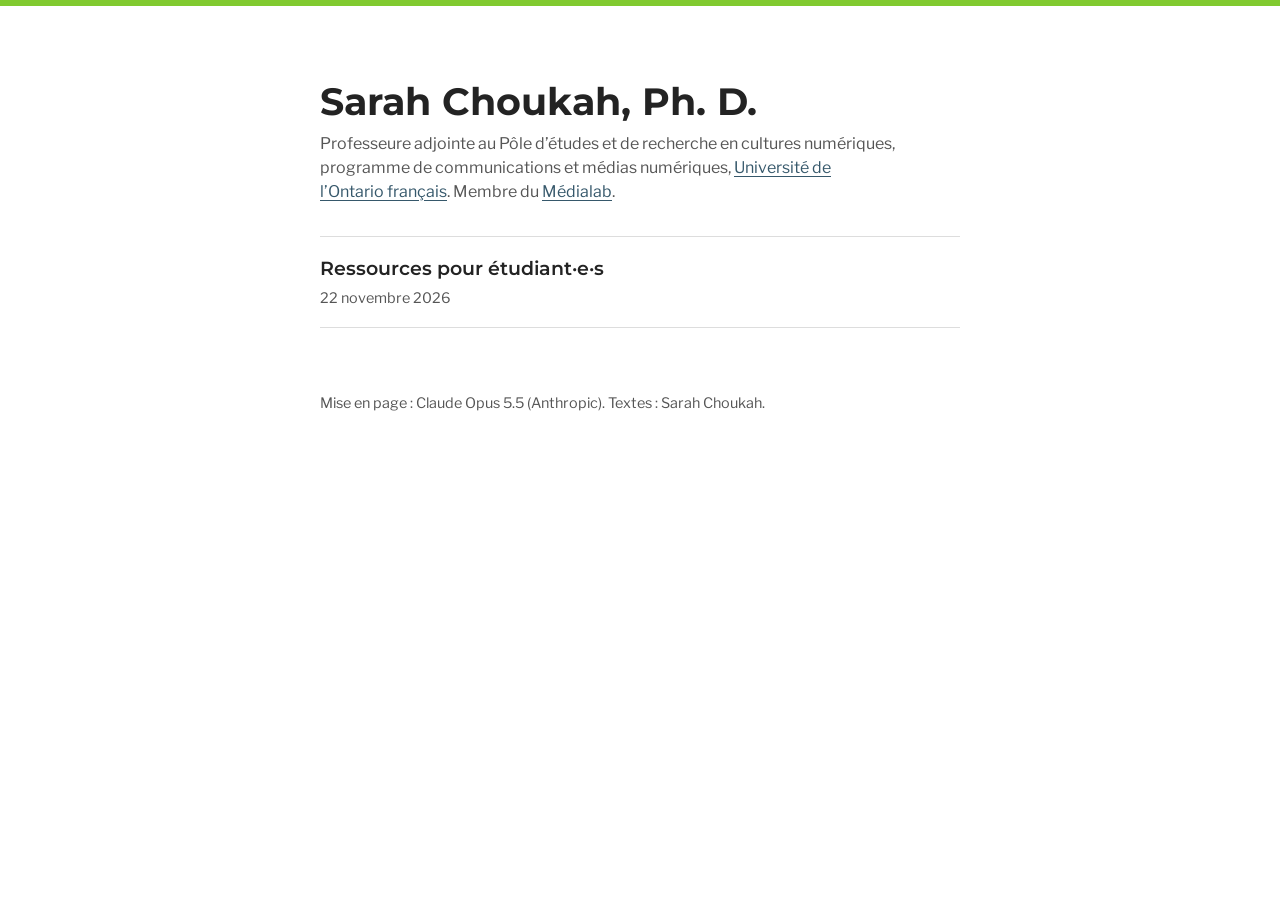
<file: docs/index.html>
<!doctype html>
<html lang="fr-CA">
<head>
  <meta charset="utf-8">
  <meta name="viewport" content="width=device-width, initial-scale=1">
  <title>Sarah Choukah, Ph. D.</title>
  <link rel="preconnect" href="https://fonts.googleapis.com">
  <link rel="preconnect" href="https://fonts.gstatic.com" crossorigin>
  <link rel="stylesheet" href="https://fonts.googleapis.com/css2?family=Libre+Franklin:ital,wght@0,400;0,600;1,400&family=Montserrat:wght@600;700&display=swap">
  <link rel="stylesheet" href="style.css">
</head>
<body class="accueil">
  <a class="evitement" href="#contenu">Aller au contenu</a>
  <main id="contenu">
    <h1>Sarah Choukah, Ph. D.</h1>
    <p class="titres">Professeure adjointe au Pôle d’études et de recherche en cultures numériques, programme de communications et médias numériques, <a href="https://uontario.ca">Université de l’Ontario français</a>. Membre du <a href="https://culturesnumeriques.org">Médialab</a>.</p>
    <ul class="billets">
      <li>
        <a href="ressources-etudiantes/">Ressources pour étudiant·e·s</a>
        <time datetime="2026-11-22">22 novembre 2026</time>
      </li>
    </ul>
  </main>
  <footer class="pied">
    <p>Mise en page : Claude Opus 5.5 (Anthropic). Textes : Sarah Choukah.</p>
  </footer>
</body>
</html>
</file>
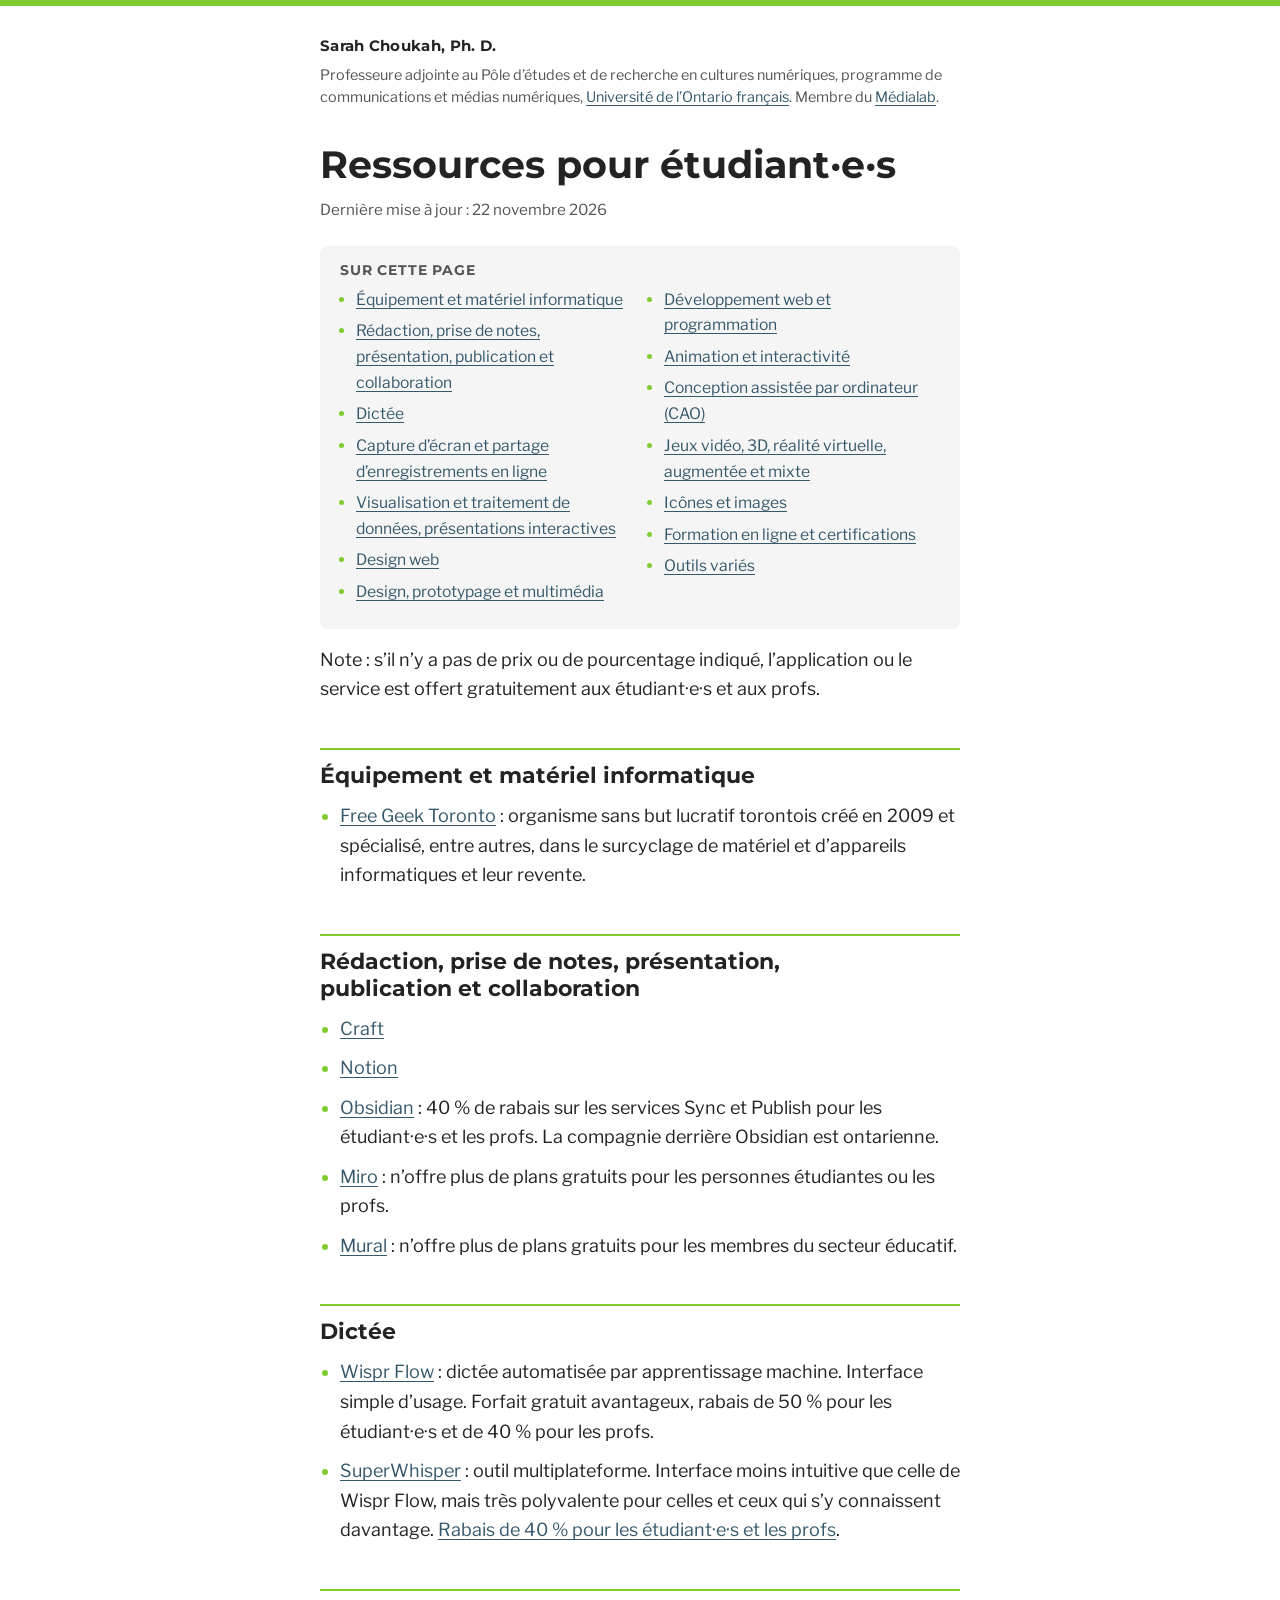
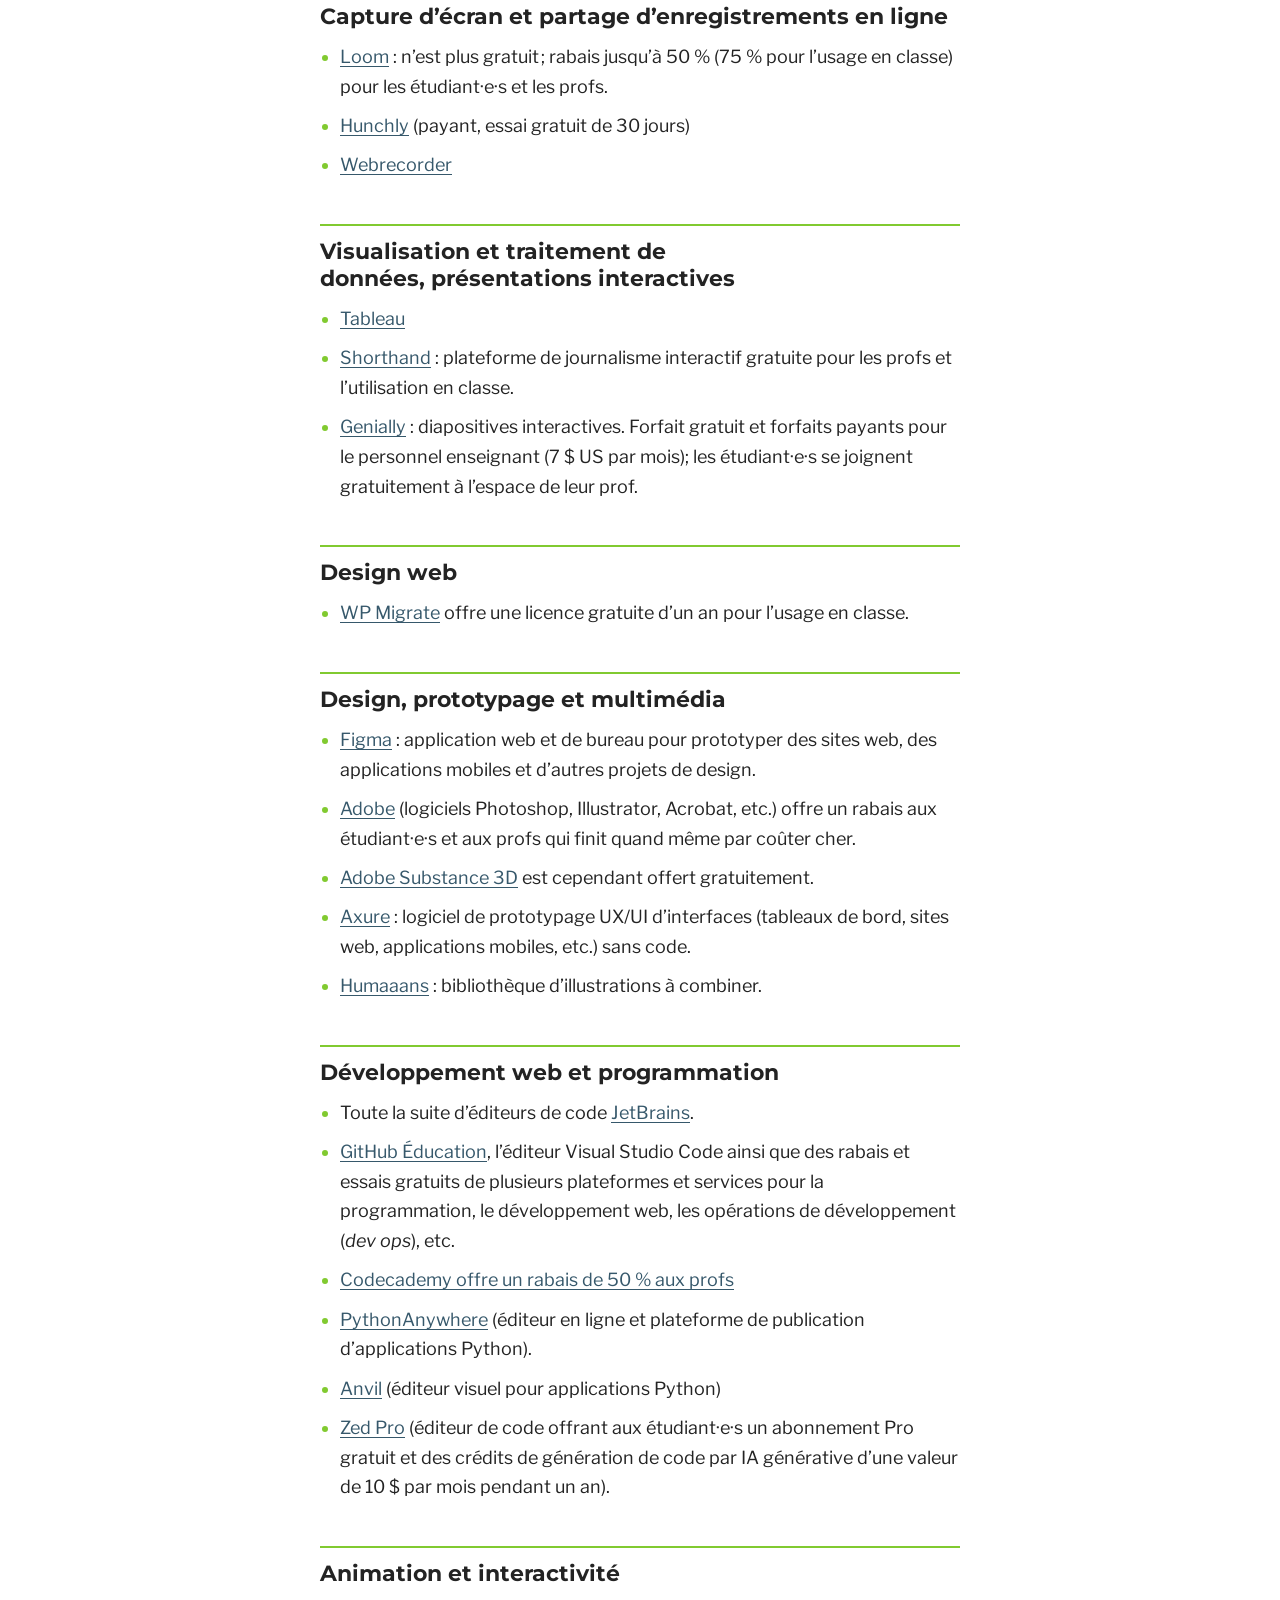
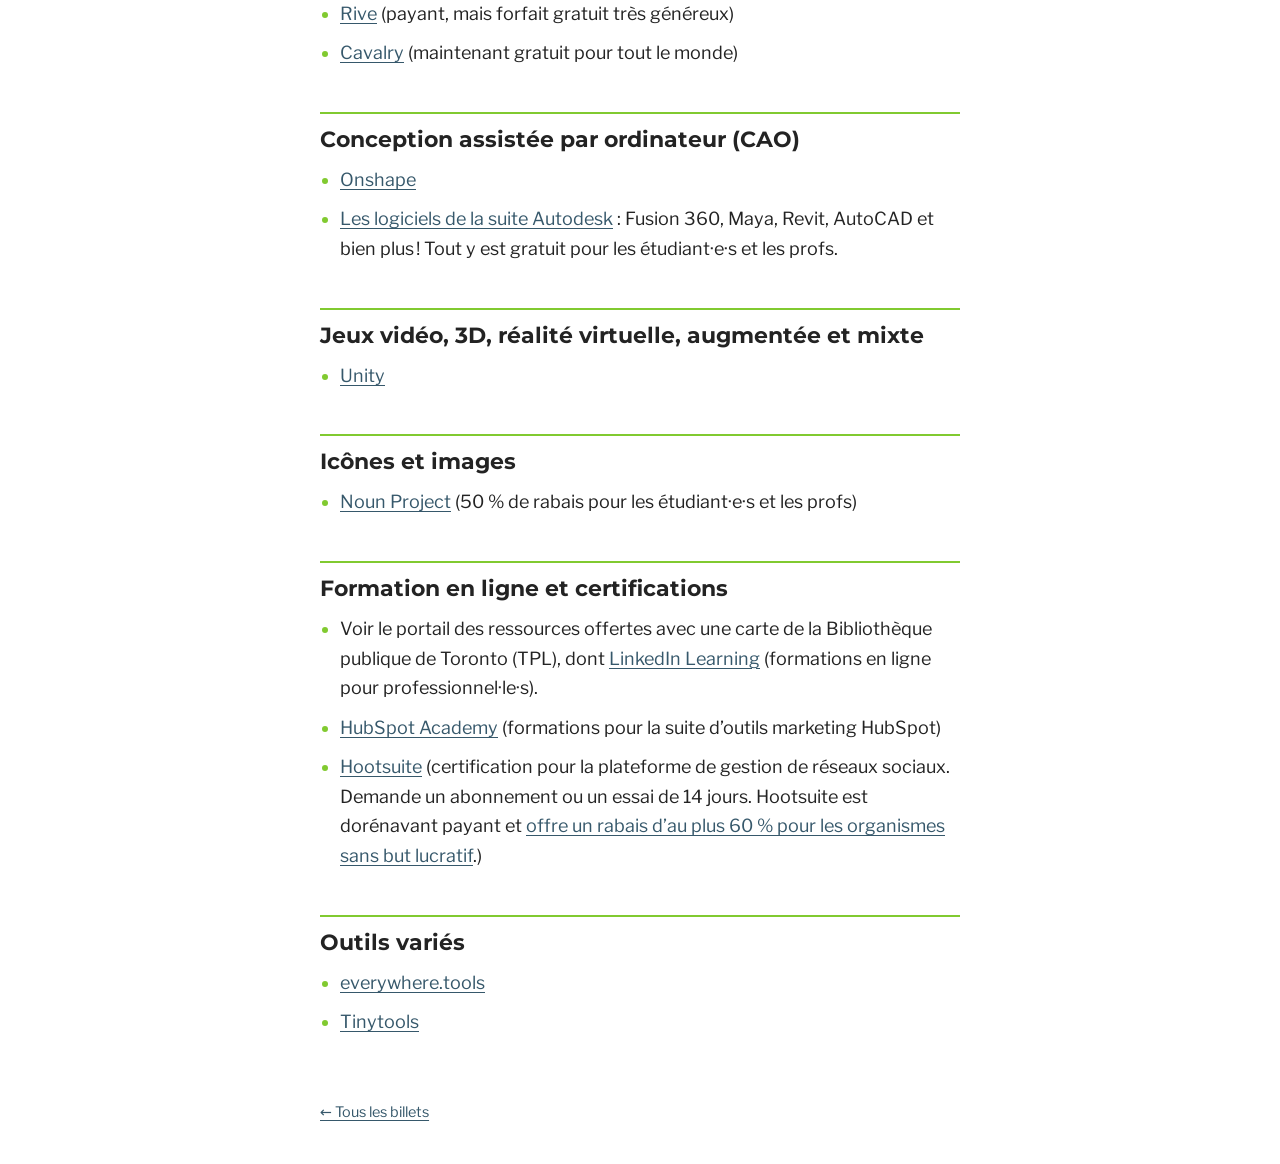
<file: docs/ressources-etudiantes/index.html>
<!doctype html>
<html lang="fr-CA">
<head>
  <meta charset="utf-8">
  <meta name="viewport" content="width=device-width, initial-scale=1">
  <title>Ressources pour étudiant·e·s · Sarah Choukah, Ph. D.</title>
  <link rel="preconnect" href="https://fonts.googleapis.com">
  <link rel="preconnect" href="https://fonts.gstatic.com" crossorigin>
  <link rel="stylesheet" href="https://fonts.googleapis.com/css2?family=Libre+Franklin:ital,wght@0,400;0,600;1,400&family=Montserrat:wght@600;700&display=swap">
  <link rel="stylesheet" href="../style.css">
</head>
<body>
  <a class="evitement" href="#contenu">Aller au contenu</a>
  <header class="entete">
    <a class="nom-site" href="../">Sarah Choukah, Ph. D.</a>
    <p class="titres">Professeure adjointe au Pôle d’études et de recherche en cultures numériques, programme de communications et médias numériques, <a href="https://uontario.ca">Université de l’Ontario français</a>. Membre du <a href="https://culturesnumeriques.org">Médialab</a>.</p>
  </header>
  <main id="contenu">
    <article>
      <h1>Ressources pour étudiant·e·s</h1>
      <p class="meta">Dernière mise à jour : <time datetime="2026-11-22">22 novembre 2026</time></p>
      <nav class="sommaire" aria-label="Sur cette page">
        <h2>Sur cette page</h2>
<ul>
<li><a href="#equipement-et-materiel-informatique" id="toc-equipement-et-materiel-informatique">Équipement et matériel informatique</a></li>
<li><a href="#redaction-prise-de-notes-presentation-publication-et-collaboration" id="toc-redaction-prise-de-notes-presentation-publication-et-collaboration">Rédaction, prise de notes, présentation, publication et collaboration</a></li>
<li><a href="#dictee" id="toc-dictee">Dictée</a></li>
<li><a href="#capture-decran-et-partage-denregistrements-en-ligne" id="toc-capture-decran-et-partage-denregistrements-en-ligne">Capture d’écran et partage d’enregistrements en ligne</a></li>
<li><a href="#visualisation-et-traitement-de-donnees-presentations-interactives" id="toc-visualisation-et-traitement-de-donnees-presentations-interactives">Visualisation et traitement de données, présentations interactives</a></li>
<li><a href="#design-web" id="toc-design-web">Design web</a></li>
<li><a href="#design-prototypage-et-multimedia" id="toc-design-prototypage-et-multimedia">Design, prototypage et multimédia</a></li>
<li><a href="#developpement-web-et-programmation" id="toc-developpement-web-et-programmation">Développement web et programmation</a></li>
<li><a href="#animation-et-interactivite" id="toc-animation-et-interactivite">Animation et interactivité</a></li>
<li><a href="#conception-assistee-par-ordinateur-cao" id="toc-conception-assistee-par-ordinateur-cao">Conception assistée par ordinateur (CAO)</a></li>
<li><a href="#jeux-video-3d-realite-virtuelle-augmentee-et-mixte" id="toc-jeux-video-3d-realite-virtuelle-augmentee-et-mixte">Jeux vidéo, 3D, réalité virtuelle, augmentée et mixte</a></li>
<li><a href="#icones-et-images" id="toc-icones-et-images">Icônes et images</a></li>
<li><a href="#formation-en-ligne-et-certifications" id="toc-formation-en-ligne-et-certifications">Formation en ligne et certifications</a></li>
<li><a href="#outils-varies" id="toc-outils-varies">Outils variés</a></li>
</ul>
      </nav>
<p>Note : s’il n’y a pas de prix ou de pourcentage indiqué, l’application ou le service est offert gratuitement aux étudiant·e·s et aux profs.</p>
<h2 id="equipement-et-materiel-informatique">Équipement et matériel informatique</h2>
<ul>
<li><a href="https://shop.freegeektoronto.org/">Free Geek Toronto</a> : organisme sans but lucratif torontois créé en 2009 et spécialisé, entre autres, dans le surcyclage de matériel et d’appareils informatiques et leur revente.</li>
</ul>
<h2 id="redaction-prise-de-notes-presentation-publication-et-collaboration">Rédaction, prise de notes, présentation, publication et collaboration</h2>
<ul>
<li><a href="https://www.craft.do/fr/education">Craft</a></li>
<li><a href="https://www.notion.com/product/notion-for-education">Notion</a></li>
<li><a href="https://obsidian.md/help/discounts">Obsidian</a> : 40 % de rabais sur les services Sync et Publish pour les étudiant·e·s et les profs. La compagnie derrière Obsidian est ontarienne.</li>
<li><a href="https://help.miro.com/hc/en-us/articles/360017730473-Education-plan">Miro</a> : n’offre plus de plans gratuits pour les personnes étudiantes ou les profs.</li>
<li><a href="https://www.mural.co/pricing">Mural</a> : n’offre plus de plans gratuits pour les membres du secteur éducatif.</li>
</ul>
<h2 id="dictee">Dictée</h2>
<ul>
<li><a href="https://wisprflow.ai/pricing">Wispr Flow</a> : dictée automatisée par apprentissage machine. Interface simple d’usage. Forfait gratuit avantageux, rabais de 50 % pour les étudiant·e·s et de 40 % pour les profs.</li>
<li><a href="https://superwhisper.com/">SuperWhisper</a> : outil multiplateforme. Interface moins intuitive que celle de Wispr Flow, mais très polyvalente pour celles et ceux qui s’y connaissent davantage. <a href="https://superwhisper.com/docs/billing/plans#discounts">Rabais de 40 % pour les étudiant·e·s et les profs</a>.</li>
</ul>
<h2 id="capture-decran-et-partage-denregistrements-en-ligne">Capture d’écran et partage d’enregistrements en ligne</h2>
<ul>
<li><a href="https://support.atlassian.com/loom/docs/loom-education-discount-verification/">Loom</a> : n’est plus gratuit ; rabais jusqu’à 50 % (75 % pour l’usage en classe) pour les étudiant·e·s et les profs.</li>
<li><a href="https://www.hunch.ly/">Hunchly</a> (payant, essai gratuit de 30 jours)</li>
<li><a href="https://webrecorder.net/">Webrecorder</a></li>
</ul>
<h2 id="visualisation-et-traitement-de-donnees-presentations-interactives">Visualisation et traitement de données, présentations interactives</h2>
<ul>
<li><a href="https://www.tableau.com/academic/students">Tableau</a></li>
<li><a href="https://shorthand.com/pricing/">Shorthand</a> : plateforme de journalisme interactif gratuite pour les profs et l’utilisation en classe.</li>
<li><a href="https://genially.com/fr/plans/education/">Genially</a> : diapositives interactives. Forfait gratuit et forfaits payants pour le personnel enseignant (7 $ US par mois); les étudiant·e·s se joignent gratuitement à l’espace de leur prof.</li>
</ul>
<h2 id="design-web">Design web</h2>
<ul>
<li><a href="https://deliciousbrains.com/wp-migrate-db-pro/pricing/#educational">WP Migrate</a> offre une licence gratuite d’un an pour l’usage en classe.</li>
</ul>
<h2 id="design-prototypage-et-multimedia">Design, prototypage et multimédia</h2>
<ul>
<li><a href="https://www.figma.com/education/">Figma</a> : application web et de bureau pour prototyper des sites web, des applications mobiles et d’autres projets de design.</li>
<li><a href="https://www.adobe.com/ca/creativecloud/buy/students.html">Adobe</a> (logiciels Photoshop, Illustrator, Acrobat, etc.) offre un rabais aux étudiant·e·s et aux profs qui finit quand même par coûter cher.</li>
<li><a href="https://substance3d.adobe.com/education/">Adobe Substance 3D</a> est cependant offert gratuitement.</li>
<li><a href="https://www.axure.com/edu">Axure</a> : logiciel de prototypage UX/UI d’interfaces (tableaux de bord, sites web, applications mobiles, etc.) sans code.</li>
<li><a href="https://www.humaaans.com/">Humaaans</a> : bibliothèque d’illustrations à combiner.</li>
</ul>
<h2 id="developpement-web-et-programmation">Développement web et programmation</h2>
<ul>
<li>Toute la suite d’éditeurs de code <a href="https://www.jetbrains.com/community/education/#students">JetBrains</a>.</li>
<li><a href="https://github.com/education">GitHub Éducation</a>, l’éditeur Visual Studio Code ainsi que des rabais et essais gratuits de plusieurs plateformes et services pour la programmation, le développement web, les opérations de développement (<em>dev ops</em>), etc.</li>
<li><a href="https://www.codecademy.com/pages/teacher-discount">Codecademy offre un rabais de 50 % aux profs</a></li>
<li><a href="https://help.pythonanywhere.com/pages/Education/">PythonAnywhere</a> (éditeur en ligne et plateforme de publication d’applications Python).</li>
<li><a href="https://anvil.works/for/education">Anvil</a> (éditeur visuel pour applications Python)</li>
<li><a href="https://zed.dev/education">Zed Pro</a> (éditeur de code offrant aux étudiant·e·s un abonnement Pro gratuit et des crédits de génération de code par IA générative d’une valeur de 10 $ par mois pendant un an).</li>
</ul>
<h2 id="animation-et-interactivite">Animation et interactivité</h2>
<ul>
<li><a href="https://rive.app/pricing">Rive</a> (payant, mais forfait gratuit très généreux)</li>
<li><a href="https://cavalry.studio/">Cavalry</a> (maintenant gratuit pour tout le monde)</li>
</ul>
<h2 id="conception-assistee-par-ordinateur-cao">Conception assistée par ordinateur (CAO)</h2>
<ul>
<li><a href="https://www.onshape.com/en/education/">Onshape</a></li>
<li><a href="https://www.autodesk.com/education/edu-software/overview">Les logiciels de la suite Autodesk</a> : Fusion 360, Maya, Revit, AutoCAD et bien plus ! Tout y est gratuit pour les étudiant·e·s et les profs.</li>
</ul>
<h2 id="jeux-video-3d-realite-virtuelle-augmentee-et-mixte">Jeux vidéo, 3D, réalité virtuelle, augmentée et mixte</h2>
<ul>
<li><a href="https://unity.com/fr/products/unity-educator">Unity</a></li>
</ul>
<h2 id="icones-et-images">Icônes et images</h2>
<ul>
<li><a href="https://thenounproject.com/pricing/">Noun Project</a> (50 % de rabais pour les étudiant·e·s et les profs)</li>
</ul>
<h2 id="formation-en-ligne-et-certifications">Formation en ligne et certifications</h2>
<ul>
<li>Voir le portail des ressources offertes avec une carte de la Bibliothèque publique de Toronto (TPL), dont <a href="https://tpl.ca/resource/linkedin-learning/?R=EDB0187">LinkedIn Learning</a> (formations en ligne pour professionnel·le·s).</li>
<li><a href="https://academy.hubspot.com/courses">HubSpot Academy</a> (formations pour la suite d’outils marketing HubSpot)</li>
<li><a href="https://www.hootsuite.com/academy">Hootsuite</a> (certification pour la plateforme de gestion de réseaux sociaux. Demande un abonnement ou un essai de 14 jours. Hootsuite est dorénavant payant et <a href="https://www.hootsuite.com/about/hootgiving">offre un rabais d’au plus 60 % pour les organismes sans but lucratif</a>.)</li>
</ul>
<h2 id="outils-varies">Outils variés</h2>
<ul>
<li><a href="https://everywhere.tools">everywhere.tools</a></li>
<li><a href="https://tinytools.directory/">Tinytools</a></li>
</ul>
    </article>
  </main>
  <footer class="pied">
    <a href="../">← Tous les billets</a>
  </footer>
</body>
</html>
</file>
<file: docs/style.css>
/* Écrit par Claude Opus 5.5 (claude-opus-5-5, Anthropic) pour Sarah Choukah, 2026-11-22.
   Palette institutionnelle UOF (normes graphiques 2026), adaptée à la lecture à l’écran :
   le vert UOF sert d’ornement seulement (2,01:1 sur blanc), les liens sont en bleu ardoise
   (7,59:1) et passent au magenta (5,97:1) au survol. Titres en Montserrat, texte courant en
   Libre Franklin, plus lisible en paragraphes et solide pour les diacritiques. */

:root {
  --vert: #81CA30;
  --noir: #232323;
  --ardoise: #36586B;
  --magenta: #A43594;
  --fond: #ffffff;
  --fond-doux: #F5F5F5;
  --texte: #232323;
  --texte-2: #555555;
  --trait: #dddddd;
  --lien: var(--ardoise);
  --lien-survol: var(--magenta);
  --titre: 'Montserrat', system-ui, sans-serif;
  --courant: 'Libre Franklin', system-ui, sans-serif;
}

@media (prefers-color-scheme: dark) {
  :root {
    --fond: #1c1c1c;
    --fond-doux: #262626;
    --texte: #ececec;
    --texte-2: #b5b5b5;
    --trait: #3a3a3a;
    --lien: #9fd66a;          /* vert UOF éclairci : 10:1 sur le fond sombre */
    --lien-survol: #e08ad3;   /* magenta éclairci */
  }
}

*, *::before, *::after { box-sizing: border-box; }

html { -webkit-text-size-adjust: 100%; }

body {
  margin: 0;
  background: var(--fond);
  color: var(--texte);
  font-family: var(--courant);
  font-size: 1.125rem;
  line-height: 1.65;
  border-top: 6px solid var(--vert);
  /* Le français est plus long que l’anglais : coupure des mots et texte aligné à gauche */
  hyphens: auto;
  -webkit-hyphens: auto;
  overflow-wrap: break-word;
}

main, .entete, .pied {
  max-width: 42rem;
  margin: 0 auto;
  padding: 0 1rem;
}

.entete { padding-top: 1.5rem; }

.nom-site {
  font-family: var(--titre);
  font-weight: 700;
  font-size: 0.95rem;
  letter-spacing: 0.02em;
  color: var(--texte);
  text-decoration: none;
}
.nom-site:hover { color: var(--lien-survol); }

h1, h2, h3, h4 {
  font-family: var(--titre);
  font-weight: 700;
  line-height: 1.25;
  hyphens: manual;
  -webkit-hyphens: manual;
  text-wrap: balance;
}

h1 {
  font-size: clamp(1.75rem, 5vw, 2.4rem);
  margin: 2rem 0 0.5rem;
  color: var(--texte);
}

h2 {
  font-size: 1.35rem;
  margin: 2.75rem 0 0.75rem;
  padding-top: 0.75rem;
  border-top: 2px solid var(--vert);
  color: var(--texte);
  scroll-margin-top: 1rem;
}

h3 { font-size: 1.1rem; font-weight: 600; margin: 1.75rem 0 0.5rem; }

p { margin: 0 0 1rem; }

a {
  color: var(--lien);
  text-decoration: underline;
  text-decoration-thickness: 1px;
  text-underline-offset: 0.18em;
}
a:hover { color: var(--lien-survol); text-decoration-thickness: 2px; }
a:focus-visible {
  outline: 3px solid var(--ardoise);
  outline-offset: 2px;
  border-radius: 2px;
}

ul { padding-left: 1.25rem; margin: 0 0 1rem; }
li { margin: 0 0 0.6rem; }
li::marker { color: var(--vert); }

blockquote {
  margin: 1.25rem 0;
  padding: 0.75rem 1rem;
  background: var(--fond-doux);
  border-left: 4px solid var(--vert);
}
blockquote p:last-child { margin-bottom: 0; }

.meta { color: var(--texte-2); font-size: 0.95rem; margin-bottom: 1.5rem; }

/* Sommaire */
.sommaire {
  background: var(--fond-doux);
  padding: 1rem 1.25rem 0.5rem;
  margin: 1.5rem 0 1rem;
  border-radius: 0.5rem;
}
.sommaire h2 {
  font-size: 0.85rem;
  text-transform: uppercase;
  letter-spacing: 0.06em;
  border: 0;
  padding: 0;
  margin: 0 0 0.5rem;
  color: var(--texte-2);
}
.sommaire ul { columns: 2 15rem; column-gap: 2rem; padding-left: 1rem; font-size: 0.98rem; }
.sommaire li { margin-bottom: 0.35rem; break-inside: avoid; hyphens: manual; -webkit-hyphens: manual; }

/* Accueil */
.accueil main { padding-top: 2.5rem; }
.billets { list-style: none; padding: 0; margin: 2rem 0; }
.billets li {
  padding: 1rem 0;
  border-bottom: 1px solid var(--trait);
  margin: 0;
}
.billets li:first-child { border-top: 1px solid var(--trait); }
.billets a {
  font-family: var(--titre);
  font-weight: 600;
  font-size: 1.2rem;
  text-decoration: none;
  color: var(--texte);
}
.billets a:hover { color: var(--lien-survol); text-decoration: underline; }
.billets time { display: block; color: var(--texte-2); font-size: 0.9rem; margin-top: 0.2rem; }
.resume { margin: 0.4rem 0 0; }

/* Pied de page */
.pied {
  margin-top: 4rem;
  padding-bottom: 2.5rem;
  font-size: 0.9rem;
  color: var(--texte-2);
}

/* Lien d’évitement pour la navigation au clavier */
.evitement {
  position: absolute;
  left: -999px;
  top: 0.5rem;
  background: var(--noir);
  color: #fff;
  padding: 0.5rem 0.75rem;
  z-index: 10;
}
.evitement:focus { left: 0.5rem; }

@media print {
  body { border-top: 0; font-size: 11pt; }
  .sommaire, .pied, .entete, .evitement { display: none; }
  a { color: inherit; }
}

/* Titres et affiliation sous le nom du site */
.titres {
  margin: 0.35rem 0 0;
  color: var(--texte-2);
  font-size: 0.9rem;
  line-height: 1.5;
  hyphens: manual;
  -webkit-hyphens: manual;
}
.accueil .titres { font-size: 1rem; max-width: 36rem; }
.accueil h1 { margin-bottom: 0.25rem; }
</file>
